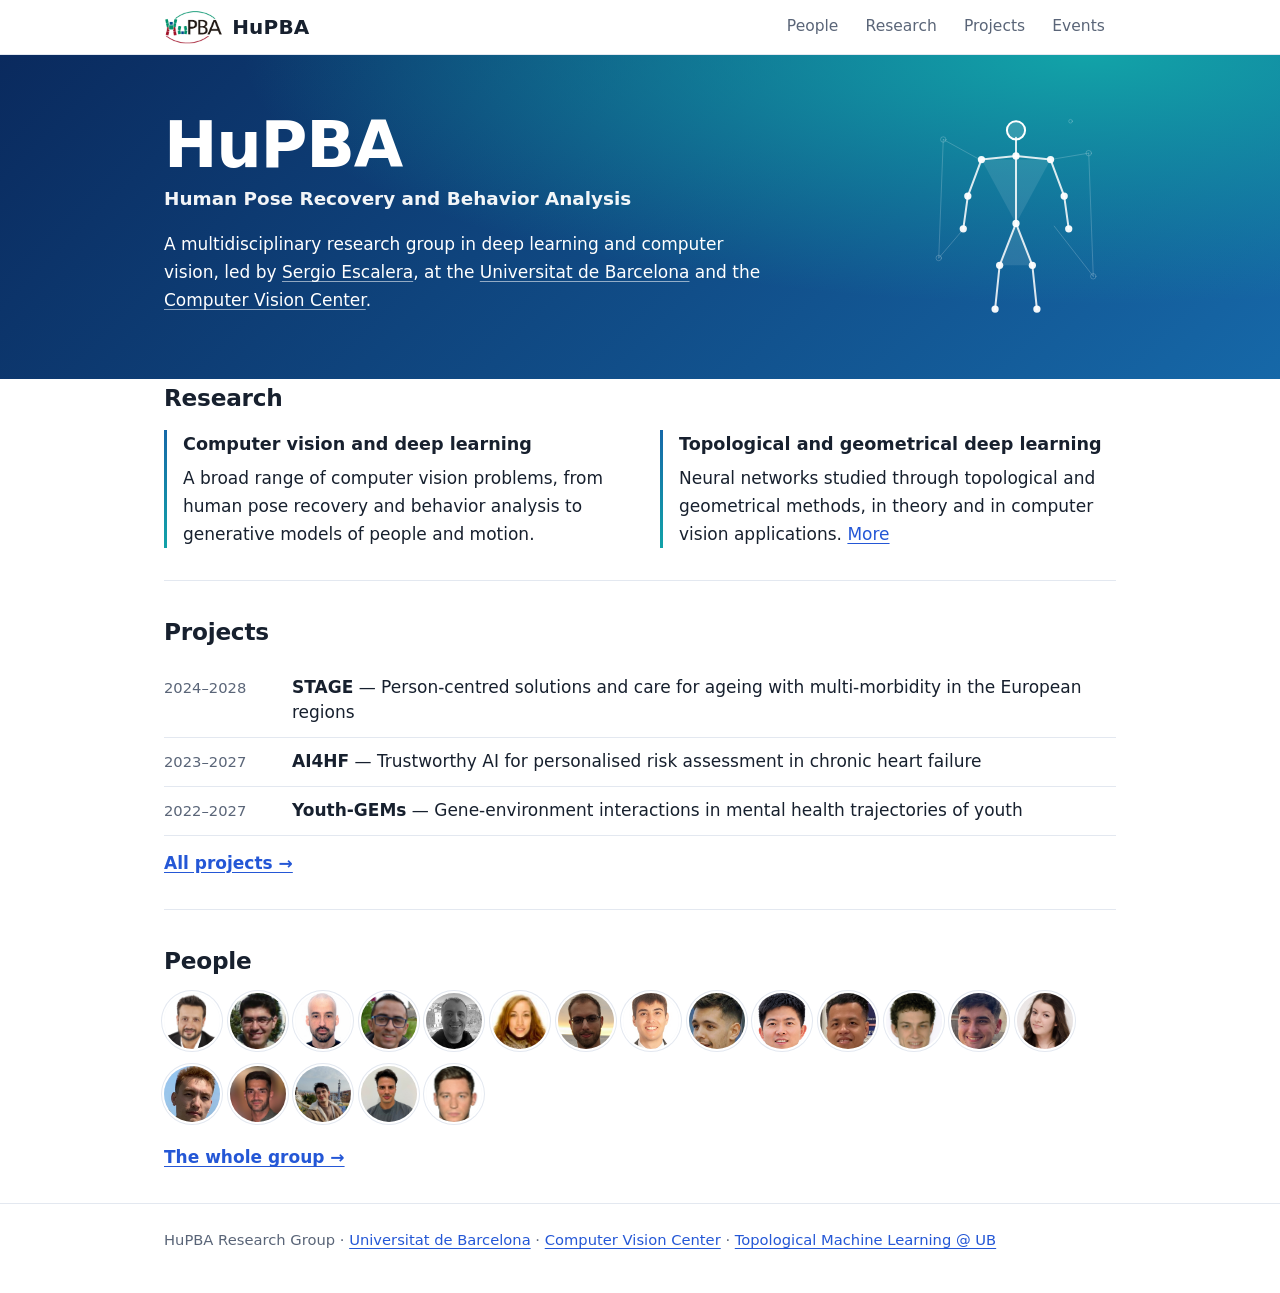
<file: index.html>
<!doctype html>
<html lang="en">
<head>
  <meta charset="utf-8">
  <meta name="viewport" content="width=device-width, initial-scale=1">
  <title>HuPBA Research Group</title>
  <meta name="description" content="HuPBA is a research group in deep learning and computer vision at the Universitat de Barcelona and the Computer Vision Center.">
  <link rel="icon" href="assets/img/logo.png">
  <link rel="stylesheet" href="assets/style.css">
</head>
<body>
<a class="skip" href="#main">Skip to content</a>
<header class="top">
  <div class="wrap bar">
    <a class="brand" href="index.html"><img src="assets/img/logo.png" alt="">HuPBA</a>
    <nav aria-label="Main">
      <a href="people.html">People</a>
      <a href="research.html">Research</a>
      <a href="projects.html">Projects</a>
      <a href="events.html">Events</a>
    </nav>
  </div>
</header>
<section class="hero">
  <div class="wrap">
    <div class="hero-text">
      <h1>HuPBA</h1>
      <p class="expand">Human Pose Recovery and Behavior Analysis</p>
      <p>A multidisciplinary research group in deep learning and computer vision, led by <a href="https://sergioescalera.com" rel="noopener">Sergio Escalera</a>, at the <a href="https://mat.ub.edu/en" rel="noopener">Universitat de Barcelona</a> and the <a href="https://cvc.uab.es" rel="noopener">Computer Vision Center</a>.</p>
    </div>
    <img class="motif" src="assets/img/motif.svg" alt="" width="220" height="250">
  </div>
</section>
<main id="main" class="wrap">
<section class="block">
  <h2>Research</h2>
  <div class="lines">
    <div>
      <h3>Computer vision and deep learning</h3>
      <p>A broad range of computer vision problems, from human pose recovery and behavior analysis to generative models of people and motion.</p>
    </div>
    <div>
      <h3>Topological and geometrical deep learning</h3>
      <p>Neural networks studied through topological and geometrical methods, in theory and in computer vision applications. <a href="research.html">More</a></p>
    </div>
  </div>
</section>
<section class="block">
  <h2>Projects</h2>
  <ul class="projects">
    <li><span class="yr">2024–2028</span><span><strong>STAGE</strong> — Person-centred solutions and care for ageing with multi-morbidity in the European regions</span></li>
    <li><span class="yr">2023–2027</span><span><strong>AI4HF</strong> — Trustworthy AI for personalised risk assessment in chronic heart failure</span></li>
    <li><span class="yr">2022–2027</span><span><strong>Youth-GEMs</strong> — Gene-environment interactions in mental health trajectories of youth</span></li>
  </ul>
  <p class="more"><a href="projects.html">All projects →</a></p>
</section>
<section class="block">
  <h2>People</h2>
  <ul class="faces"><li><img src="assets/img/members/sergio_Escalera-1021x1024.jpg" alt="Sergio Escalera" title="Sergio Escalera" width="56" height="56" loading="lazy"></li><li><img src="assets/img/members/meysam.jpg" alt="Meysam Madadi" title="Meysam Madadi" width="56" height="56" loading="lazy"></li><li><img src="assets/img/members/clapes.png" alt="Albert Clapés" title="Albert Clapés" width="56" height="56" loading="lazy"></li><li><img src="assets/img/members/julio-1.png" alt="Julio C. S. Jacques" title="Julio C. S. Jacques" width="56" height="56" loading="lazy"></li><li><img src="assets/img/members/xbaro.jpg" alt="Xavier Baró" title="Xavier Baró" width="56" height="56" loading="lazy"></li><li><img src="assets/img/members/cristina.jpg" alt="Cristina Palmero" title="Cristina Palmero" width="56" height="56" loading="lazy"></li><li><img src="assets/img/members/hunor.jpg" alt="Hunor Laczko" title="Hunor Laczko" width="56" height="56" loading="lazy"></li><li><img src="assets/img/members/artur_xarles.jpg" alt="Artur Xarles" title="Artur Xarles" width="56" height="56" loading="lazy"></li><li><img src="assets/img/members/arnau.png" alt="Arnau Barrera" title="Arnau Barrera" width="56" height="56" loading="lazy"></li><li><img src="assets/img/members/libang.png" alt="Libang Jia" title="Libang Jia" width="56" height="56" loading="lazy"></li><li><img src="assets/img/members/phat.png" alt="Loc-Phat Truong" title="Loc-Phat Truong" width="56" height="56" loading="lazy"></li><li><img src="assets/img/members/oriol.png" alt="Oriol Rabasseda" title="Oriol Rabasseda" width="56" height="56" loading="lazy"></li><li><img src="assets/img/members/pablo.png" alt="Pablo Ruiz-Ponce" title="Pablo Ruiz-Ponce" width="56" height="56" loading="lazy"></li><li><img src="assets/img/members/sorina.jpg" alt="Sorina Smeureanu" title="Sorina Smeureanu" width="56" height="56" loading="lazy"></li><li><img src="assets/img/members/yudong-207x300-1.png" alt="Yudong Yan" title="Yudong Yan" width="56" height="56" loading="lazy"></li><li><img src="assets/img/members/inaki.jpg" alt="Iñaki Erregue" title="Iñaki Erregue" width="56" height="56" loading="lazy"></li><li><img src="assets/img/members/guillem.jpg" alt="Guillem Martínez" title="Guillem Martínez" width="56" height="56" loading="lazy"></li><li><img src="assets/img/members/johnny.jpg" alt="Johnny Núñez" title="Johnny Núñez" width="56" height="56" loading="lazy"></li><li><img src="assets/img/members/michal.jpg" alt="Michal Choinski" title="Michal Choinski" width="56" height="56" loading="lazy"></li></ul>
  <p class="more"><a href="people.html">The whole group →</a></p>
</section>

</main>
<footer>
  <div class="wrap">HuPBA Research Group · <a href="https://www.ub.edu" rel="noopener">Universitat de Barcelona</a> · <a href="https://cvc.uab.es" rel="noopener">Computer Vision Center</a> · <a href="https://ub.edu/tml_ub" rel="noopener">Topological Machine Learning @ UB</a></div>
</footer>
</body>
</html>
</file>
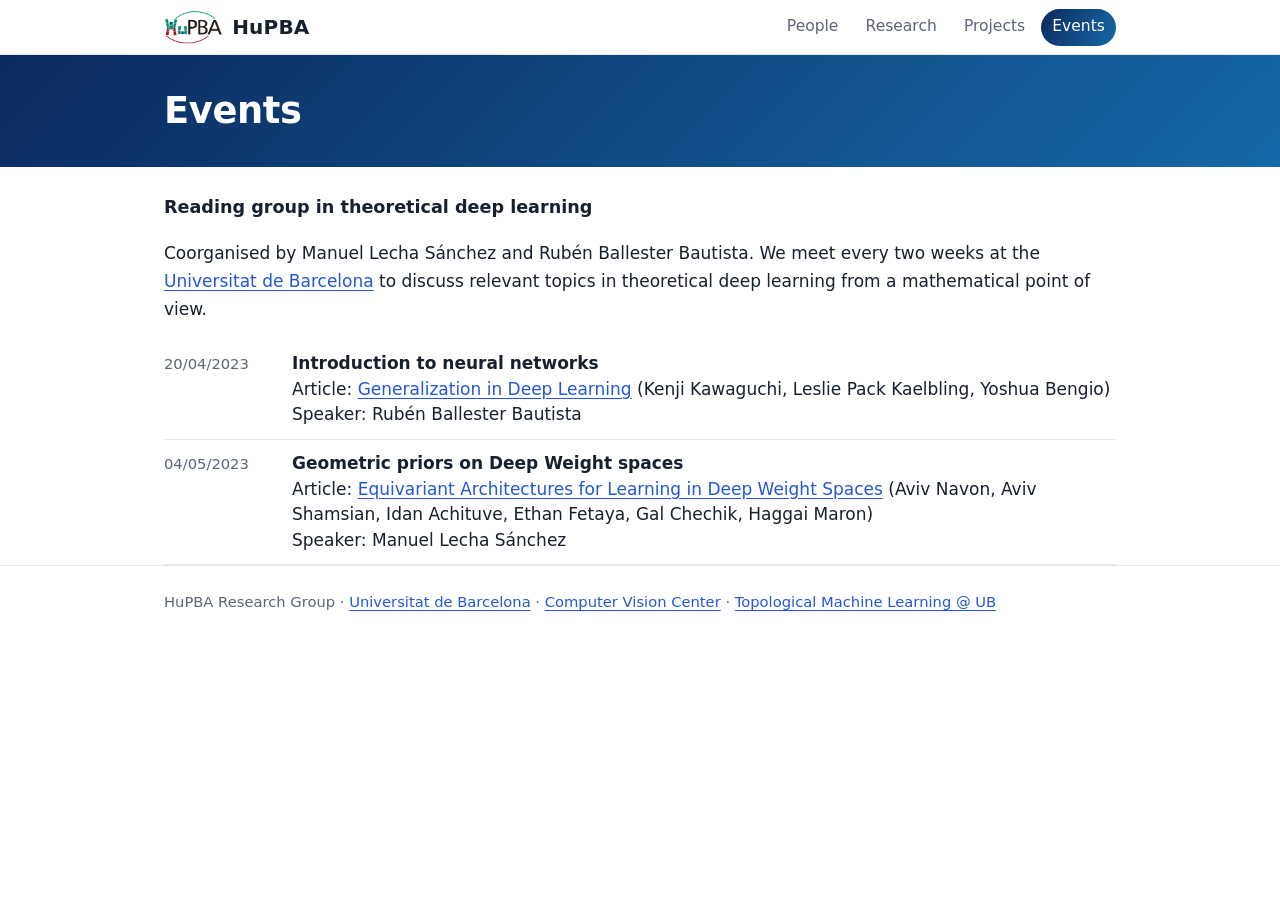
<file: events.html>
<!doctype html>
<html lang="en">
<head>
  <meta charset="utf-8">
  <meta name="viewport" content="width=device-width, initial-scale=1">
  <title>Events · HuPBA Research Group</title>
  <meta name="description" content="HuPBA is a research group in deep learning and computer vision at the Universitat de Barcelona and the Computer Vision Center.">
  <link rel="icon" href="assets/img/logo.png">
  <link rel="stylesheet" href="assets/style.css">
</head>
<body>
<a class="skip" href="#main">Skip to content</a>
<header class="top">
  <div class="wrap bar">
    <a class="brand" href="index.html"><img src="assets/img/logo.png" alt="">HuPBA</a>
    <nav aria-label="Main">
      <a href="people.html">People</a>
      <a href="research.html">Research</a>
      <a href="projects.html">Projects</a>
      <a href="events.html" aria-current="page">Events</a>
    </nav>
  </div>
</header>
<section class="band"><div class="wrap"><h1>Events</h1></div></section>
<main id="main" class="wrap">
    <h3>Reading group in theoretical deep learning</h3>
    <p>Coorganised by Manuel Lecha Sánchez and Rubén Ballester Bautista. We meet every two weeks at the <a href="https://mat.ub.edu/en/" rel="noopener">Universitat de Barcelona</a> to discuss relevant topics in theoretical deep learning from a mathematical point of view.</p>
    <ul class="projects">
      <li><span class="yr">20/04/2023</span><span><strong>Introduction to neural networks</strong><br>Article: <a href="https://arxiv.org/abs/1710.05468" rel="noopener">Generalization in Deep Learning</a> (Kenji Kawaguchi, Leslie Pack Kaelbling, Yoshua Bengio)<br>Speaker: Rubén Ballester Bautista</span></li>
      <li><span class="yr">04/05/2023</span><span><strong>Geometric priors on Deep Weight spaces</strong><br>Article: <a href="https://arxiv.org/abs/2301.12780" rel="noopener">Equivariant Architectures for Learning in Deep Weight Spaces</a> (Aviv Navon, Aviv Shamsian, Idan Achituve, Ethan Fetaya, Gal Chechik, Haggai Maron)<br>Speaker: Manuel Lecha Sánchez</span></li>
    </ul>

</main>
<footer>
  <div class="wrap">HuPBA Research Group · <a href="https://www.ub.edu" rel="noopener">Universitat de Barcelona</a> · <a href="https://cvc.uab.es" rel="noopener">Computer Vision Center</a> · <a href="https://ub.edu/tml_ub" rel="noopener">Topological Machine Learning @ UB</a></div>
</footer>
</body>
</html>
</file>
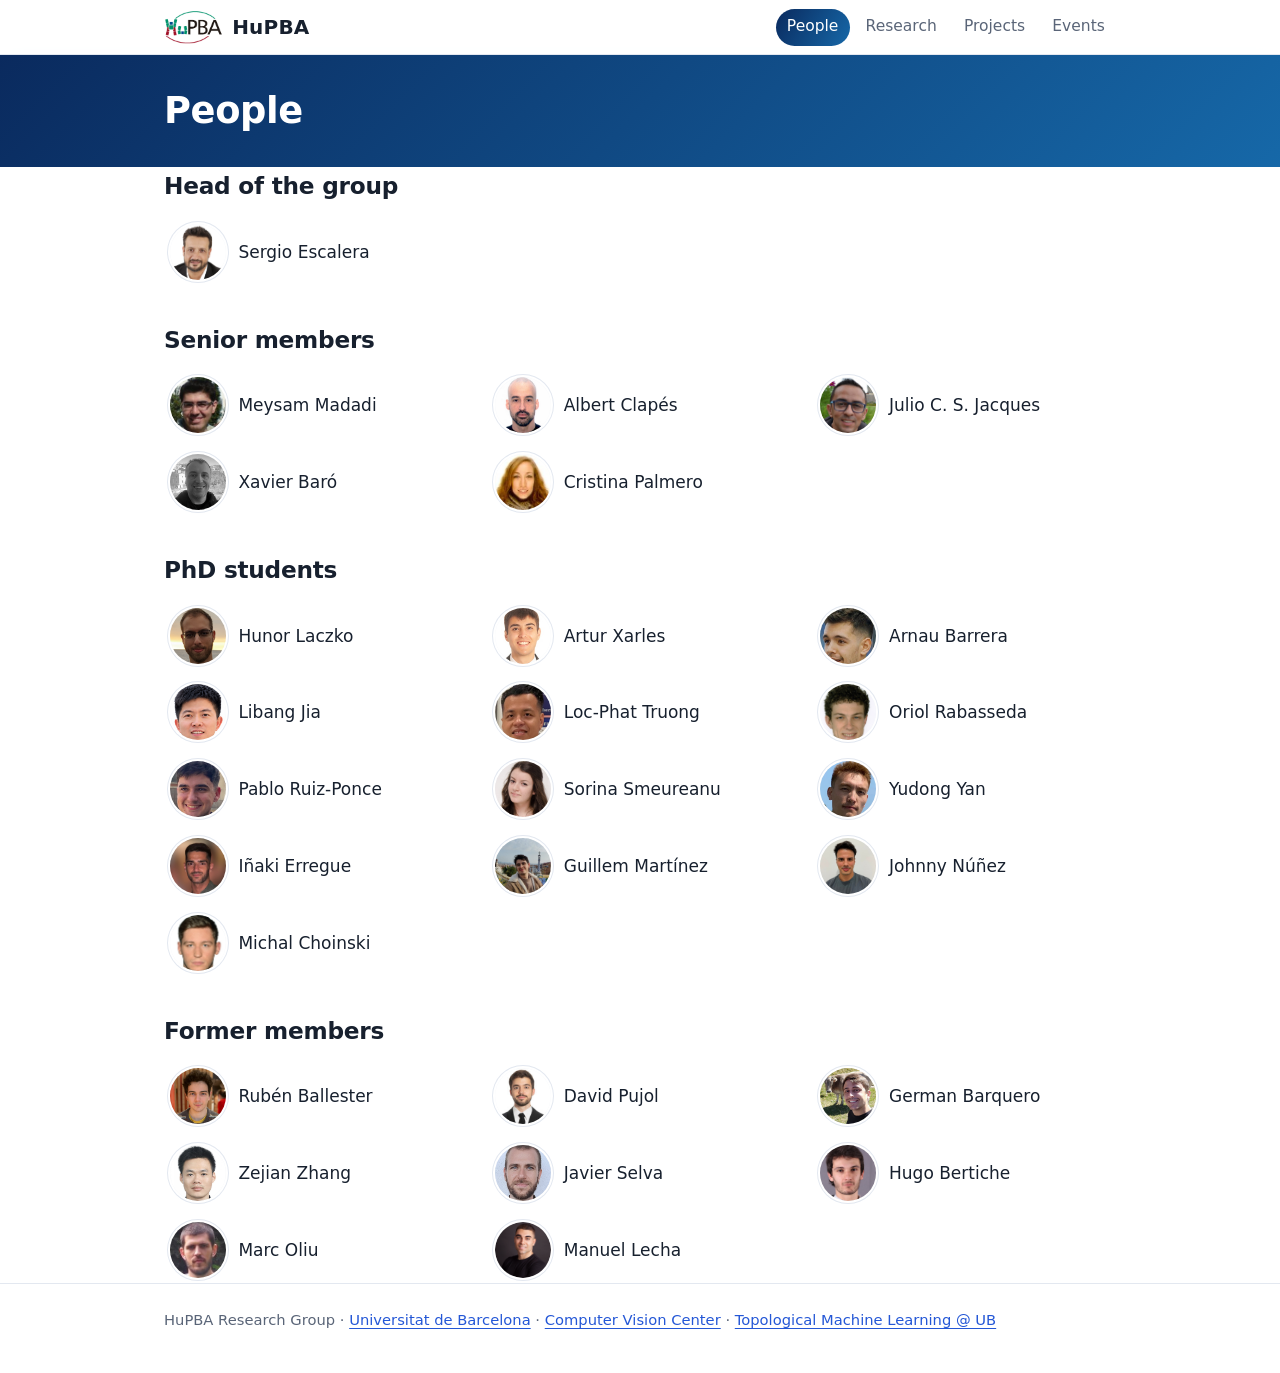
<file: people.html>
<!doctype html>
<html lang="en">
<head>
  <meta charset="utf-8">
  <meta name="viewport" content="width=device-width, initial-scale=1">
  <title>People · HuPBA Research Group</title>
  <meta name="description" content="HuPBA is a research group in deep learning and computer vision at the Universitat de Barcelona and the Computer Vision Center.">
  <link rel="icon" href="assets/img/logo.png">
  <link rel="stylesheet" href="assets/style.css">
</head>
<body>
<a class="skip" href="#main">Skip to content</a>
<header class="top">
  <div class="wrap bar">
    <a class="brand" href="index.html"><img src="assets/img/logo.png" alt="">HuPBA</a>
    <nav aria-label="Main">
      <a href="people.html" aria-current="page">People</a>
      <a href="research.html">Research</a>
      <a href="projects.html">Projects</a>
      <a href="events.html">Events</a>
    </nav>
  </div>
</header>
<section class="band"><div class="wrap"><h1>People</h1></div></section>
<main id="main" class="wrap">
<h2>Head of the group</h2>
<ul class="people">
  <li><a href="https://sergioescalera.com" rel="noopener"><img src="assets/img/members/sergio_Escalera-1021x1024.jpg" alt="" width="56" height="56" loading="lazy"><span>Sergio Escalera</span></a></li>
</ul>
<h2>Senior members</h2>
<ul class="people">
  <li><a href="https://www.linkedin.com/in/meysam-madadi-99601956/" rel="noopener"><img src="assets/img/members/meysam.jpg" alt="" width="56" height="56" loading="lazy"><span>Meysam Madadi</span></a></li>
  <li><a href="https://scholar.google.com/citations?user=n4BtpPsAAAAJ&amp;hl=en" rel="noopener"><img src="assets/img/members/clapes.png" alt="" width="56" height="56" loading="lazy"><span>Albert Clapés</span></a></li>
  <li><a href="https://sites.google.com/view/juliojj" rel="noopener"><img src="assets/img/members/julio-1.png" alt="" width="56" height="56" loading="lazy"><span>Julio C. S. Jacques</span></a></li>
  <li><a href="https://xbaro.github.io" rel="noopener"><img src="assets/img/members/xbaro.jpg" alt="" width="56" height="56" loading="lazy"><span>Xavier Baró</span></a></li>
  <li><a href="https://crisie.github.io/" rel="noopener"><img src="assets/img/members/cristina.jpg" alt="" width="56" height="56" loading="lazy"><span>Cristina Palmero</span></a></li>
</ul>
<h2>PhD students</h2>
<ul class="people">
  <li><a href="https://hunorlaczko.github.io/" rel="noopener"><img src="assets/img/members/hunor.jpg" alt="" width="56" height="56" loading="lazy"><span>Hunor Laczko</span></a></li>
  <li><a href="https://arturxe2.github.io/" rel="noopener"><img src="assets/img/members/artur_xarles.jpg" alt="" width="56" height="56" loading="lazy"><span>Artur Xarles</span></a></li>
  <li><div class="np"><img src="assets/img/members/arnau.png" alt="" width="56" height="56" loading="lazy"><span>Arnau Barrera</span></div></li>
  <li><div class="np"><img src="assets/img/members/libang.png" alt="" width="56" height="56" loading="lazy"><span>Libang Jia</span></div></li>
  <li><a href="https://locphattruong.github.io/" rel="noopener"><img src="assets/img/members/phat.png" alt="" width="56" height="56" loading="lazy"><span>Loc-Phat Truong</span></a></li>
  <li><div class="np"><img src="assets/img/members/oriol.png" alt="" width="56" height="56" loading="lazy"><span>Oriol Rabasseda</span></div></li>
  <li><a href="https://pabloruizponce.com" rel="noopener"><img src="assets/img/members/pablo.png" alt="" width="56" height="56" loading="lazy"><span>Pablo Ruiz-Ponce</span></a></li>
  <li><a href="https://www.linkedin.com/in/sorina-georgiana-smeureanu-b2b608116/" rel="noopener"><img src="assets/img/members/sorina.jpg" alt="" width="56" height="56" loading="lazy"><span>Sorina Smeureanu</span></a></li>
  <li><a href="https://www.linkedin.com/in/%E6%98%B1%E4%B8%9C-%E9%98%8E-396569105/" rel="noopener"><img src="assets/img/members/yudong-207x300-1.png" alt="" width="56" height="56" loading="lazy"><span>Yudong Yan</span></a></li>
  <li><a href="https://www.linkedin.com/in/i%C3%B1aki-erregue-045544150/" rel="noopener"><img src="assets/img/members/inaki.jpg" alt="" width="56" height="56" loading="lazy"><span>Iñaki Erregue</span></a></li>
  <li><a href="https://www.linkedin.com/in/guillemmartinezsanchez/" rel="noopener"><img src="assets/img/members/guillem.jpg" alt="" width="56" height="56" loading="lazy"><span>Guillem Martínez</span></a></li>
  <li><a href="https://johnnynunez.github.io/" rel="noopener"><img src="assets/img/members/johnny.jpg" alt="" width="56" height="56" loading="lazy"><span>Johnny Núñez</span></a></li>
  <li><a href="https://www.linkedin.com/in/michalchoinski/" rel="noopener"><img src="assets/img/members/michal.jpg" alt="" width="56" height="56" loading="lazy"><span>Michal Choinski</span></a></li>
</ul>
<h2>Former members</h2>
<ul class="people">
  <li><a href="https://rubenbb.com" rel="noopener"><img src="assets/img/members/ruben.png" alt="" width="56" height="56" loading="lazy"><span>Rubén Ballester</span></a></li>
  <li><a href="https://davidpujol.github.io/" rel="noopener"><img src="assets/img/members/DavidPujol-150x150-1.jpg" alt="" width="56" height="56" loading="lazy"><span>David Pujol</span></a></li>
  <li><a href="https://barquerogerman.github.io/" rel="noopener"><img src="assets/img/members/GermanB1.jpg" alt="" width="56" height="56" loading="lazy"><span>German Barquero</span></a></li>
  <li><a href="https://dblp.org/pid/116/8679.html" rel="noopener"><img src="assets/img/members/Zejian-797x1024.jpg" alt="" width="56" height="56" loading="lazy"><span>Zejian Zhang</span></a></li>
  <li><a href="https://javierselva.github.io/" rel="noopener"><img src="assets/img/members/javi.png" alt="" width="56" height="56" loading="lazy"><span>Javier Selva</span></a></li>
  <li><a href="https://hbertiche.github.io/" rel="noopener"><img src="assets/img/members/hugo_bertiche.png" alt="" width="56" height="56" loading="lazy"><span>Hugo Bertiche</span></a></li>
  <li><a href="https://www.linkedin.com/in/marc-oliu-sim%C3%B3n-78146540/" rel="noopener"><img src="assets/img/members/marc_oliu.jpg" alt="" width="56" height="56" loading="lazy"><span>Marc Oliu</span></a></li>
  <li><a href="https://manuellecha.com/" rel="noopener"><img src="assets/img/members/manuellecha-1-1024x1024.png" alt="" width="56" height="56" loading="lazy"><span>Manuel Lecha</span></a></li>
</ul>
</main>
<footer>
  <div class="wrap">HuPBA Research Group · <a href="https://www.ub.edu" rel="noopener">Universitat de Barcelona</a> · <a href="https://cvc.uab.es" rel="noopener">Computer Vision Center</a> · <a href="https://ub.edu/tml_ub" rel="noopener">Topological Machine Learning @ UB</a></div>
</footer>
</body>
</html>
</file>
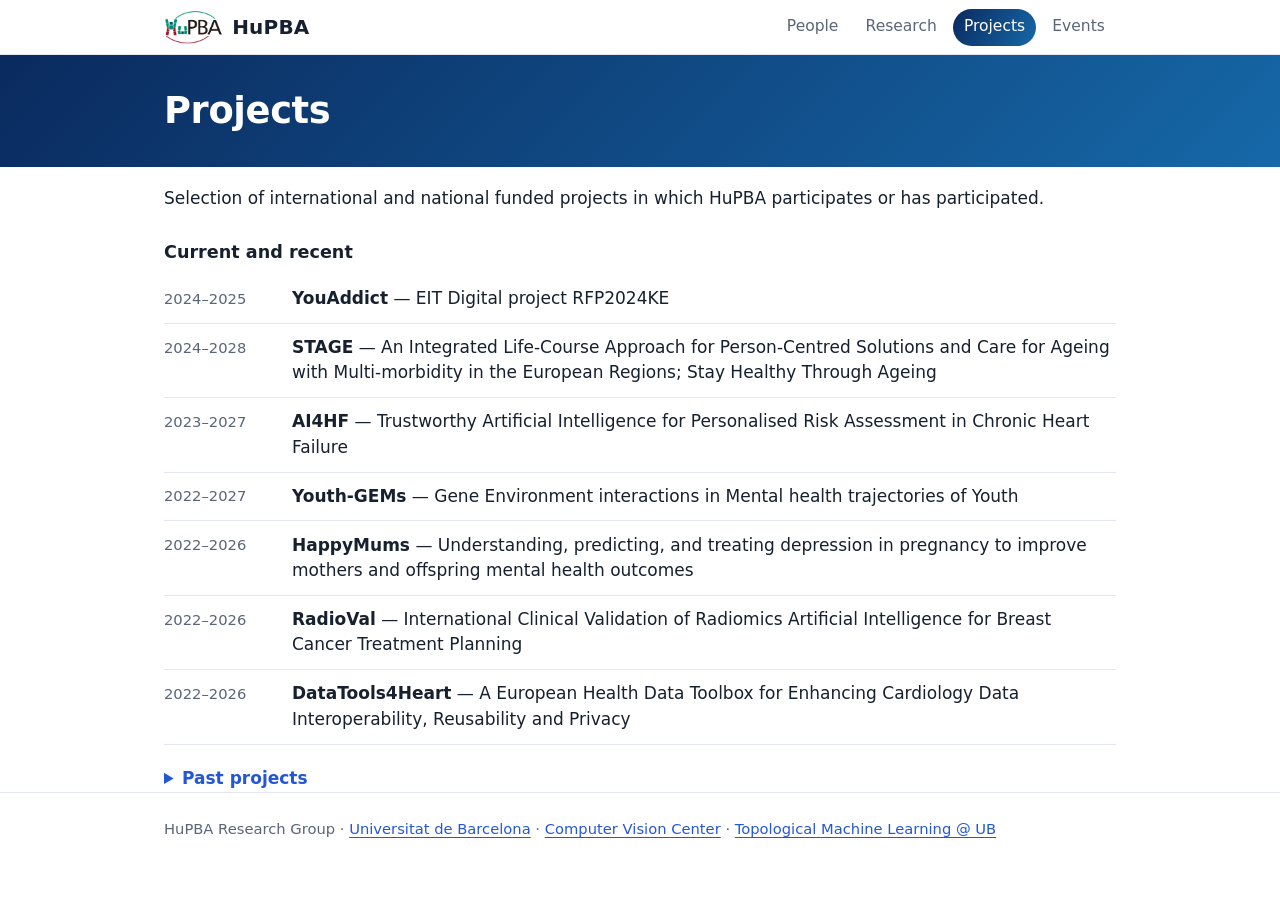
<file: projects.html>
<!doctype html>
<html lang="en">
<head>
  <meta charset="utf-8">
  <meta name="viewport" content="width=device-width, initial-scale=1">
  <title>Projects · HuPBA Research Group</title>
  <meta name="description" content="HuPBA is a research group in deep learning and computer vision at the Universitat de Barcelona and the Computer Vision Center.">
  <link rel="icon" href="assets/img/logo.png">
  <link rel="stylesheet" href="assets/style.css">
</head>
<body>
<a class="skip" href="#main">Skip to content</a>
<header class="top">
  <div class="wrap bar">
    <a class="brand" href="index.html"><img src="assets/img/logo.png" alt="">HuPBA</a>
    <nav aria-label="Main">
      <a href="people.html">People</a>
      <a href="research.html">Research</a>
      <a href="projects.html" aria-current="page">Projects</a>
      <a href="events.html">Events</a>
    </nav>
  </div>
</header>
<section class="band"><div class="wrap"><h1>Projects</h1></div></section>
<main id="main" class="wrap">
    <p>Selection of international and national funded projects in which HuPBA participates or has participated.</p>
    <h3>Current and recent</h3>
    <ul class="projects">
        <li><span class="yr">2024–2025</span><span><strong>YouAddict</strong> — EIT Digital project RFP2024KE</span></li>
        <li><span class="yr">2024–2028</span><span><strong>STAGE</strong> — An Integrated Life-Course Approach for Person-Centred Solutions and Care for Ageing with Multi-morbidity in the European Regions; Stay Healthy Through Ageing</span></li>
        <li><span class="yr">2023–2027</span><span><strong>AI4HF</strong> — Trustworthy Artificial Intelligence for Personalised Risk Assessment in Chronic Heart Failure</span></li>
        <li><span class="yr">2022–2027</span><span><strong>Youth-GEMs</strong> — Gene Environment interactions in Mental health trajectories of Youth</span></li>
        <li><span class="yr">2022–2026</span><span><strong>HappyMums</strong> — Understanding, predicting, and treating depression in pregnancy to improve mothers and offspring mental health outcomes</span></li>
        <li><span class="yr">2022–2026</span><span><strong>RadioVal</strong> — International Clinical Validation of Radiomics Artificial Intelligence for Breast Cancer Treatment Planning</span></li>
        <li><span class="yr">2022–2026</span><span><strong>DataTools4Heart</strong> — A European Health Data Toolbox for Enhancing Cardiology Data Interoperability, Reusability and Privacy</span></li>
    </ul>
    <details>
      <summary>Past projects</summary>
      <ul class="projects">
        <li><span class="yr">2020</span><span><strong><a href="https://cordis.europa.eu/project/id/951847/es" rel="noopener">ELISE</a></strong> — European Learning and Intelligent Systems Excellence (H2020 951847)</span></li>
        <li><span class="yr">2019–2025</span><span><strong><a href="https://www.cost.eu/actions/CA18231/" rel="noopener">Multi3Generation</a></strong> — COST Action CA18231: Multi-task, Multilingual, Multi-modal Language Generation</span></li>
        <li><span class="yr">2020–2023</span><span><strong>FEM IoT</strong> — Tecnologías Emergentes – FEDER</span></li>
        <li><span class="yr">2020</span><span><strong>Amazon Research Award</strong></span></li>
        <li><span class="yr">&nbsp;</span><span><strong><a href="https://eithealth.eu/project/cometh/" rel="noopener">EIT COMETH</a></strong> — Innovative benchmarking approaches to improve computational methods for big data analysis in health (Activity 20377)</span></li>
        <li><span class="yr">&nbsp;</span><span><strong><a href="http://www.empathic-project.eu/" rel="noopener">EMPATHIC</a></strong> — Expressive, Advanced Virtual Coach to Improve Independent Healthy-Life-Years of the Elderly (H2020 769872)</span></li>
        <li><span class="yr">2019</span><span><strong><a href="https://eithealth.eu/project/hadaca-health-data-challenges/" rel="noopener">EIT HADACA</a></strong> — Health data challenges</span></li>
        <li><span class="yr">2018–2021</span><span><strong>e-MOTIPH</strong> — Eurostars-2: smart and innovative e-mental health solution to manage and empower schizophrenic patients</span></li>
        <li><span class="yr">2018–2020</span><span><strong><a href="https://innobrain-r3.cat/" rel="noopener">RIS3Cat Innobrain</a></strong> — Innovation in new technologies for rehabilitation and cognitive stimulation</span></li>
        <li><span class="yr">2018–2019</span><span><strong><a href="https://www.eithealth.eu/en_US/-/eit-health-spain-names-15-winners-of-headstart-funding" rel="noopener">CARE RESPITE</a></strong> — EIT Health Headstart</span></li>
        <li><span class="yr">2017–2020</span><span><strong><a href="https://innovation-compass.eu/" rel="noopener">COMPASS</a></strong> — No 710543</span></li>
        <li><span class="yr">2017–2019</span><span><strong><a href="https://www.innolabs.io/" rel="noopener">Innolabs</a></strong> — No 691556</span></li>
        <li><span class="yr">2016–2018</span><span><strong><a href="http://tesla-project.eu/" rel="noopener">TeSLA</a></strong></span></li>
        <li><span class="yr">2017</span><span><strong>ADIBAS</strong> — Automatic Digital Biometry Analysis System for musculoskeletal disorders rehabilitation</span></li>
        <li><span class="yr">2016–2017</span><span><strong><a href="https://cordis.europa.eu/project/id/688356" rel="noopener">SEE.4C</a></strong> — SpatiotEmporal ForEcasting: Coopetition to meet Current Cross-modal Challenges</span></li>
        <li><span class="yr">2014–2018</span><span><strong><a href="https://www.cost.eu/actions/IC1307/" rel="noopener">COST Vision &amp; Language</a></strong> — Integrating Vision &amp; Language (IC1307)</span></li>
        <li><span class="yr">2014–2017</span><span><strong><a href="http://www.icareproject.eu/" rel="noopener">iCARE</a></strong> — Improving Children Auditory REhabilitation (FP7)</span></li>
        <li><span class="yr">2015</span><span><strong>Disruptive Online Stylist Engine</strong> — SME project</span></li>
        <li><span class="yr">2015</span><span><strong>WIDER</strong> — Green Growing of SMEs: Innovation and Development in the Energy Sector in the Mediterranean Area</span></li>
        <li><span class="yr">2007–2010</span><span><strong>Hermes</strong></span></li>
      </ul>
    </details>

</main>
<footer>
  <div class="wrap">HuPBA Research Group · <a href="https://www.ub.edu" rel="noopener">Universitat de Barcelona</a> · <a href="https://cvc.uab.es" rel="noopener">Computer Vision Center</a> · <a href="https://ub.edu/tml_ub" rel="noopener">Topological Machine Learning @ UB</a></div>
</footer>
</body>
</html>
</file>
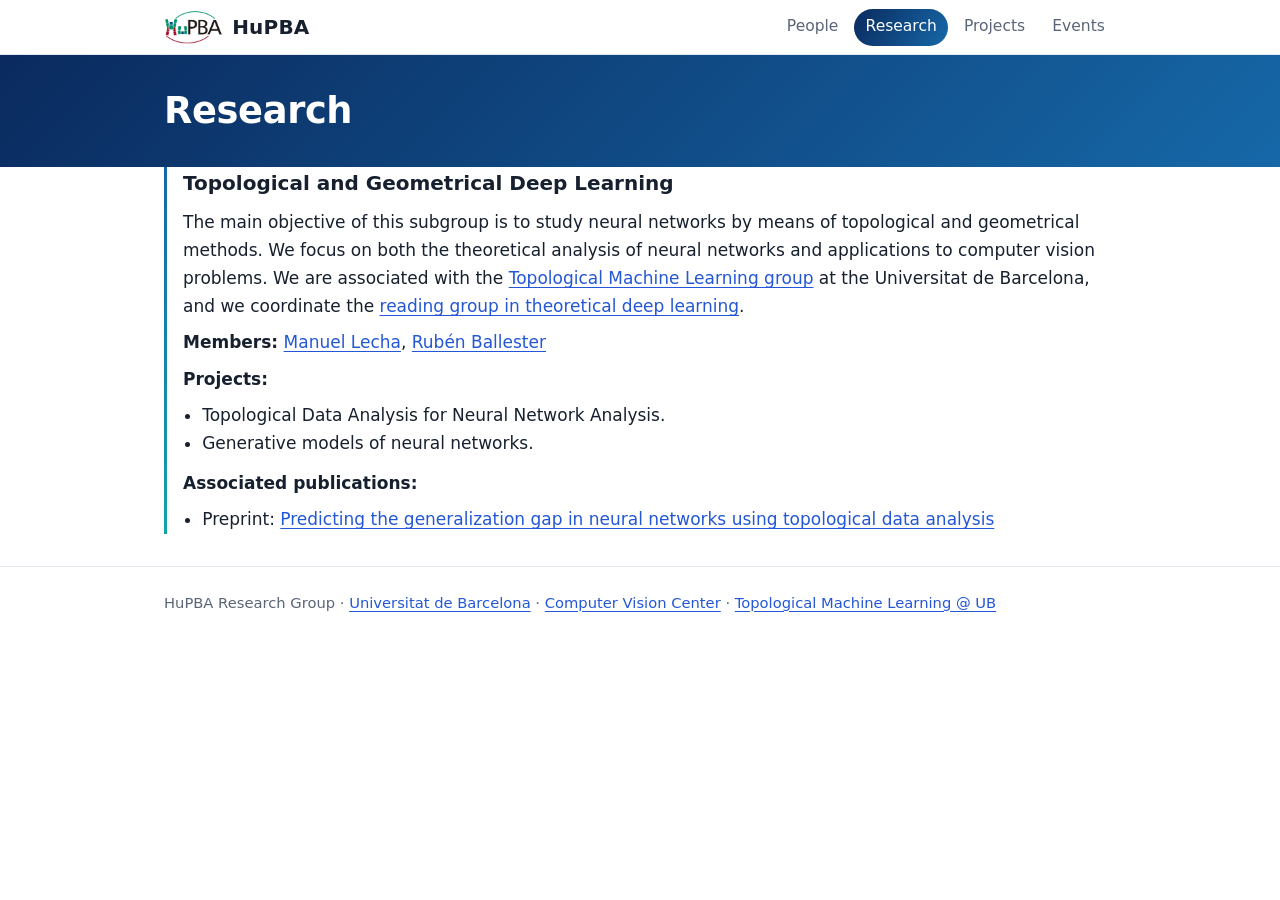
<file: research.html>
<!doctype html>
<html lang="en">
<head>
  <meta charset="utf-8">
  <meta name="viewport" content="width=device-width, initial-scale=1">
  <title>Research · HuPBA Research Group</title>
  <meta name="description" content="HuPBA is a research group in deep learning and computer vision at the Universitat de Barcelona and the Computer Vision Center.">
  <link rel="icon" href="assets/img/logo.png">
  <link rel="stylesheet" href="assets/style.css">
</head>
<body>
<a class="skip" href="#main">Skip to content</a>
<header class="top">
  <div class="wrap bar">
    <a class="brand" href="index.html"><img src="assets/img/logo.png" alt="">HuPBA</a>
    <nav aria-label="Main">
      <a href="people.html">People</a>
      <a href="research.html" aria-current="page">Research</a>
      <a href="projects.html">Projects</a>
      <a href="events.html">Events</a>
    </nav>
  </div>
</header>
<section class="band"><div class="wrap"><h1>Research</h1></div></section>
<main id="main" class="wrap">
    <div>
      <div class="topic">
        <h3>Topological and Geometrical Deep Learning</h3>
        <p>The main objective of this subgroup is to study neural networks by means of topological and geometrical methods. We focus on both the theoretical analysis of neural networks and applications to computer vision problems. We are associated with the <a href="https://ub.edu/tml_ub" rel="noopener">Topological Machine Learning group</a> at the Universitat de Barcelona, and we coordinate the <a href="events.html">reading group in theoretical deep learning</a>.</p>
        <p><strong>Members:</strong> <a href="https://manuellecha.com" rel="noopener">Manuel Lecha</a>, <a href="https://rubenbb.com" rel="noopener">Rubén Ballester</a></p>
        <p><strong>Projects:</strong></p>
        <ul>
          <li>Topological Data Analysis for Neural Network Analysis.</li>
          <li>Generative models of neural networks.</li>
        </ul>
        <p><strong>Associated publications:</strong></p>
        <ul>
          <li>Preprint: <a href="http://www.ub.edu/topologia/casacuberta/articles/BACMCE.pdf" rel="noopener">Predicting the generalization gap in neural networks using topological data analysis</a></li>
        </ul>
      </div>
    </div>

</main>
<footer>
  <div class="wrap">HuPBA Research Group · <a href="https://www.ub.edu" rel="noopener">Universitat de Barcelona</a> · <a href="https://cvc.uab.es" rel="noopener">Computer Vision Center</a> · <a href="https://ub.edu/tml_ub" rel="noopener">Topological Machine Learning @ UB</a></div>
</footer>
</body>
</html>
</file>
<file: assets/style.css>
:root{--bg:#fff;--fg:#17202e;--muted:#5a6578;--accent:#2457d6;--line:#e3e8f0;--soft:#f4f7fb;--g1:#0a2a5e;--g2:#1668a8;--g3:#12a3a8}
@media (prefers-color-scheme:dark){:root{--bg:#0e131b;--fg:#e8edf5;--muted:#9aa6b8;--accent:#7aa5ff;--line:#243044;--soft:#151c27;--g1:#08193a;--g2:#0f4a7c;--g3:#0c7f84}}
*{box-sizing:border-box}
html{scroll-padding-top:4.5rem}
body{margin:0;background:var(--bg);color:var(--fg);font:17px/1.65 system-ui,-apple-system,"Segoe UI",Roboto,"Helvetica Neue",sans-serif;-webkit-font-smoothing:antialiased}
.wrap{max-width:62rem;margin:0 auto;padding:0 1.25rem}
a{color:var(--accent);text-underline-offset:3px}
:focus-visible{outline:3px solid var(--accent);outline-offset:2px;border-radius:3px}
.skip{position:absolute;left:-999px;top:0;background:var(--bg);padding:.5rem 1rem;z-index:10}
.skip:focus{left:.5rem;top:.5rem}
/* capçalera: menú sempre visible */
.top{position:sticky;top:0;z-index:5;background:color-mix(in srgb,var(--bg) 88%,transparent);backdrop-filter:blur(10px);border-bottom:1px solid var(--line)}
.bar{display:flex;align-items:center;justify-content:space-between;gap:.5rem 1.5rem;flex-wrap:wrap;padding-top:.55rem;padding-bottom:.55rem}
.brand{display:flex;align-items:center;gap:.6rem;font-weight:800;font-size:1.25rem;letter-spacing:.01em;color:var(--fg);text-decoration:none}
.brand img{height:34px;width:auto}
nav{display:flex;flex-wrap:wrap;gap:.1rem .3rem}
nav a{padding:.35rem .7rem;border-radius:999px;color:var(--muted);text-decoration:none;font-weight:500;font-size:.97rem}
nav a:hover{color:var(--fg);background:var(--soft)}
nav a[aria-current]{color:#fff;background:linear-gradient(120deg,var(--g1),var(--g2))}
/* hero (Home) i banda (resta) */
.hero{background:radial-gradient(120% 140% at 85% 0%,var(--g3) 0%,transparent 55%),linear-gradient(135deg,var(--g1),var(--g2));color:#fff}
.hero .wrap{display:flex;align-items:center;justify-content:space-between;gap:2rem;padding-top:3rem;padding-bottom:3rem}
.hero h1{font-size:clamp(2.6rem,7vw,4rem);line-height:1;margin:0 0 .4rem;letter-spacing:-.02em}
.hero .expand{font-size:1.15rem;font-weight:600;margin:0 0 1rem;opacity:.95}
.hero p{max-width:38rem;margin:.4rem 0}
.hero a{color:#fff;text-decoration-color:rgba(255,255,255,.55)}
.hero a:hover{text-decoration-color:#fff}
.motif{width:clamp(110px,22vw,200px);height:auto;flex:none}
.band{background:linear-gradient(135deg,var(--g1),var(--g2));color:#fff}
.band .wrap{padding-top:1.6rem;padding-bottom:1.6rem}
.band h1{margin:0;font-size:clamp(1.7rem,4vw,2.3rem);letter-spacing:-.01em}
/* contingut */
main{padding-top:2rem;padding-bottom:3rem}
h2{font-size:1.45rem;margin:2.2rem 0 .8rem;letter-spacing:-.01em}
main>h2:first-child,main>section:first-child>h2{margin-top:0}
h3{font-size:1.1rem;margin:1.6rem 0 .5rem}
.block{padding:2rem 0;border-bottom:1px solid var(--line)}
.block:first-child{padding-top:0}.block:last-child{border-bottom:0}
.block h2{margin-top:0}
.lines{display:grid;gap:1.5rem 2.5rem;grid-template-columns:repeat(auto-fit,minmax(16rem,1fr))}
.lines>div{border-left:3px solid;border-image:linear-gradient(var(--g2),var(--g3)) 1;padding-left:1rem}
.lines h3{margin:0 0 .3rem}.lines p{margin:0}
.more{margin:.8rem 0 0;font-weight:600}
.topic{margin:0 0 2rem;padding-left:1rem;border-left:3px solid;border-image:linear-gradient(var(--g2),var(--g3)) 1}
.topic h3{margin-top:0;font-size:1.25rem}.topic p{margin:.5rem 0}
.topic ul,main ul:not(.people):not(.projects):not(.faces){padding-left:1.2rem;margin:.3rem 0 .8rem}
/* persones */
.people{list-style:none;margin:0;padding:0;display:grid;gap:.6rem 1.5rem;grid-template-columns:repeat(auto-fill,minmax(14rem,1fr))}
.people a,.people .np{display:flex;align-items:center;gap:.8rem;padding:.35rem;border-radius:12px;text-decoration:none;color:var(--fg)}
.people a:hover{background:var(--soft)}
.people img,.people .ph,.faces img{width:56px;height:56px;border-radius:50%;object-fit:cover;object-position:50% 20%;flex:none;background:var(--soft);box-shadow:0 0 0 2px var(--bg),0 0 0 3px var(--line)}
.people .ph{display:flex;align-items:center;justify-content:center;font-weight:700;color:var(--muted)}
.faces{list-style:none;margin:0;padding:0;display:flex;flex-wrap:wrap;gap:.6rem}
/* llistes amb any */
.projects{list-style:none;margin:0;padding:0}
.projects li{display:grid;grid-template-columns:7rem 1fr;gap:1rem;padding:.7rem 0;border-bottom:1px solid var(--line);line-height:1.5}
.projects .yr{color:var(--muted);font-variant-numeric:tabular-nums;font-size:.92rem;padding-top:.1rem}
details{margin-top:1.2rem}summary{cursor:pointer;color:var(--accent);font-weight:600}
footer{border-top:1px solid var(--line);padding:1.5rem 0 2.5rem;color:var(--muted);font-size:.92rem}
@media(max-width:560px){.hero .wrap{flex-direction:column-reverse;align-items:flex-start;gap:1.2rem;padding-top:2rem;padding-bottom:2rem}.projects li{grid-template-columns:1fr;gap:0}}
@media(prefers-reduced-motion:no-preference){nav a{transition:background .15s,color .15s}}
</file>
